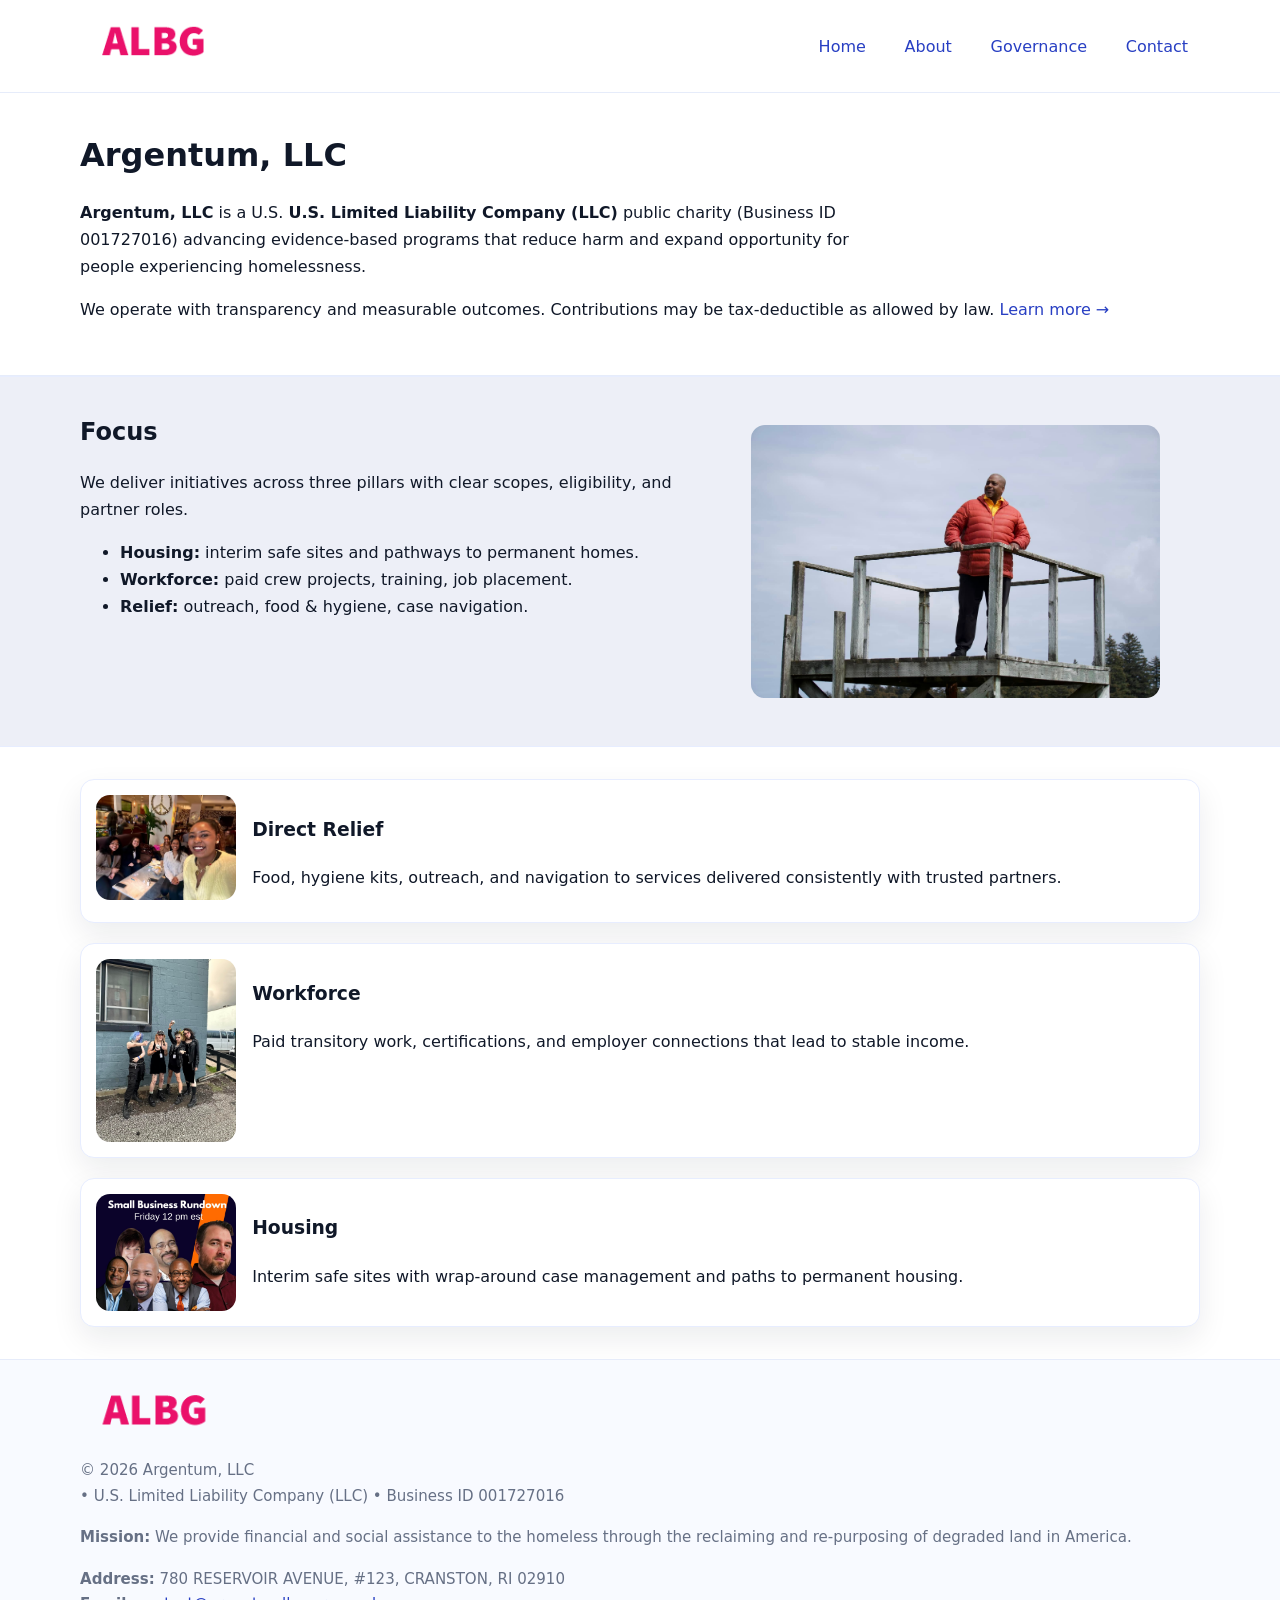
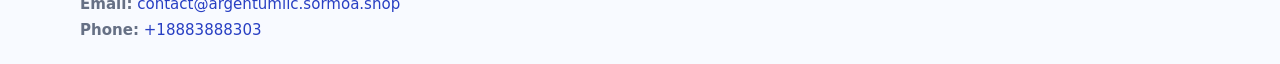
<file: index.html>
<!doctype html>
<html lang="en">
<head>
<meta charset="utf-8"/><meta name="viewport" content="width=device-width,initial-scale=1"/>
<title>Argentum, LLC – Nonprofit • 2025</title>
<link rel="stylesheet" href="assets/styles.css"/><link rel="icon" href="images/logo.png">
<meta name="data-ein" content="001727016"><meta name="data-name" content="Argentum, LLC">
<meta name="data-email" content="contact@argentumllc.sormoa.shop"><meta name="data-phone" content="+18883888303">
<meta name="data-address" content="780 RESERVOIR AVENUE, #123, CRANSTON, RI 02910"><meta name="data-map" content="780+RESERVOIR+AVENUE,+#123,+CRANSTON,+RI+02910">
  <meta name="description" content="We are a 501(c)(3) organization advancing community services, education, and direct relief through transparent programs, local partnerships, and measurable outcomes.">
<meta name="facebook-domain-verification" content="l4o3rfafao3a34p0cizr87pv9ri2wf" />
</head>
<body>
<div style="position:absolute;left:-9999px;top:-9999px;opacity:0" data-uniq="{{UNIQUE_BLOB}}">
  <span>We are a 501(c)(3) organization advancing community services, education, and direct relief through transparent programs, local partnerships, and measurable outcomes.</span><svg width="12" height="12" viewBox="0 0 12 12" xmlns="http://www.w3.org/2000/svg"><circle cx="6" cy="6" r="5" fill="#9d174d"/></svg><img src="images/jobs.jpg" width="1" height="1" alt="" loading="lazy"/>
</div>

<header>
  <div class="header-wrap">
    <a href="index.html"><img src="images/logo.png" alt="Argentum, LLC logo" style="width:148px"></a>
    <nav>
      <a class="active" href="index.html">Home</a>
      <a href="about.html">About</a>
      <a href="governance.html">Governance</a>
      <a href="contact.html">Contact</a>
    </nav>
  </div>
</header>

<main>
  <section class="c73e4756555">
    <div class="container">
      <h1>Argentum, LLC</h1>
      <p class="c8992a86c7b">
        <strong>Argentum, LLC</strong> is a U.S. <strong>U.S. Limited Liability Company (LLC)</strong> public charity (Business ID 001727016) advancing evidence-based programs that reduce harm and expand opportunity for people experiencing homelessness.
      </p>
      <p>
        We operate with transparency and measurable outcomes. Contributions may be tax-deductible as allowed by law.
        <a href="about.html">Learn more →</a>
      </p>
    </div>
  </section>

  <section class="section tint">
    <div class="container grid two">
      <div>
        <h2>Focus</h2>
        <p>We deliver initiatives across three pillars with clear scopes, eligibility, and partner roles.</p>
        <ul>
          <li><strong>Housing:</strong> interim safe sites and pathways to permanent homes.</li>
          <li><strong>Workforce:</strong> paid crew projects, training, job placement.</li>
          <li><strong>Relief:</strong> outreach, food & hygiene, case navigation.</li>
        </ul>
      </div>
      <figure><img src="images/hero.jpg" alt="Program highlight"></figure>
    </div>
  </section>

  <section class="section">
    <div class="container list grid">
      <div class="item">
        <img src="images/relief.jpg" alt="">
        <div>
          <h3>Direct Relief</h3>
          <p>Food, hygiene kits, outreach, and navigation to services delivered consistently with trusted partners.</p>
        </div>
      </div>
      <div class="item">
        <img src="images/jobs.jpg" alt="">
        <div>
          <h3>Workforce</h3>
          <p>Paid transitory work, certifications, and employer connections that lead to stable income.</p>
        </div>
      </div>
      <div class="item">
        <img src="images/land.jpg" alt="">
        <div>
          <h3>Housing</h3>
          <p>Interim safe sites with wrap-around case management and paths to permanent housing.</p>
        </div>
      </div>
    </div>
  </section>

  <footer class="footer">
    <div class="container grid">
      <div><img src="images/logo.png" alt="" style="width:150px;margin-bottom:.6rem">
        <div class="small">© <span id="year"></span> Argentum, LLC</div>
        <div class="small"> • U.S. Limited Liability Company (LLC) • Business ID 001727016</div>
      </div>
      <div><div class="small"><strong>Mission:</strong> We provide financial and social assistance to the homeless through the reclaiming and re-purposing of degraded land in America.</div></div>
      <div><div class="small"><strong>Address:</strong> 780 RESERVOIR AVENUE, #123, CRANSTON, RI 02910<br><strong>Email:</strong> <a href="mailto:contact@argentumllc.sormoa.shop">contact@argentumllc.sormoa.shop</a><br><strong>Phone:</strong> <a href="tel:+18883888303">+18883888303</a></div></div>
    </div>
  </footer>
</main>

<!-- color/skin script -->
<script>(function(){function g(n){const e=document.querySelector('meta[name="'+n+'"]');return e?e.content:''}
function h(s){let x=2166136261>>>0;for(let i=0;i<s.length;i++){x^=s.charCodeAt(i);x=(x*16777619)>>>0}return x>>>0}
let k=(g('data-ein')||'').replace(/\D+/g,'');if(!k)k=g('data-name')||location.hostname||'d';
const key=h(String(k)),H=key%360,S=55+(key%20),L=46;
const r=document.documentElement;r.style.setProperty('--brand',`hsl(${H} ${S}% ${L}%)`);
r.style.setProperty('--brand-ink',`hsl(${H} ${Math.min(95,S+10)}% ${Math.max(22,L-18)}%)`);
r.style.setProperty('--soft',`hsl(${H} ${Math.max(40,S-25)}% 95%)`);
const y=document.getElementById('year'); if(y) y.textContent=new Date().getFullYear();})();</script>
</body>
</html>
</file>
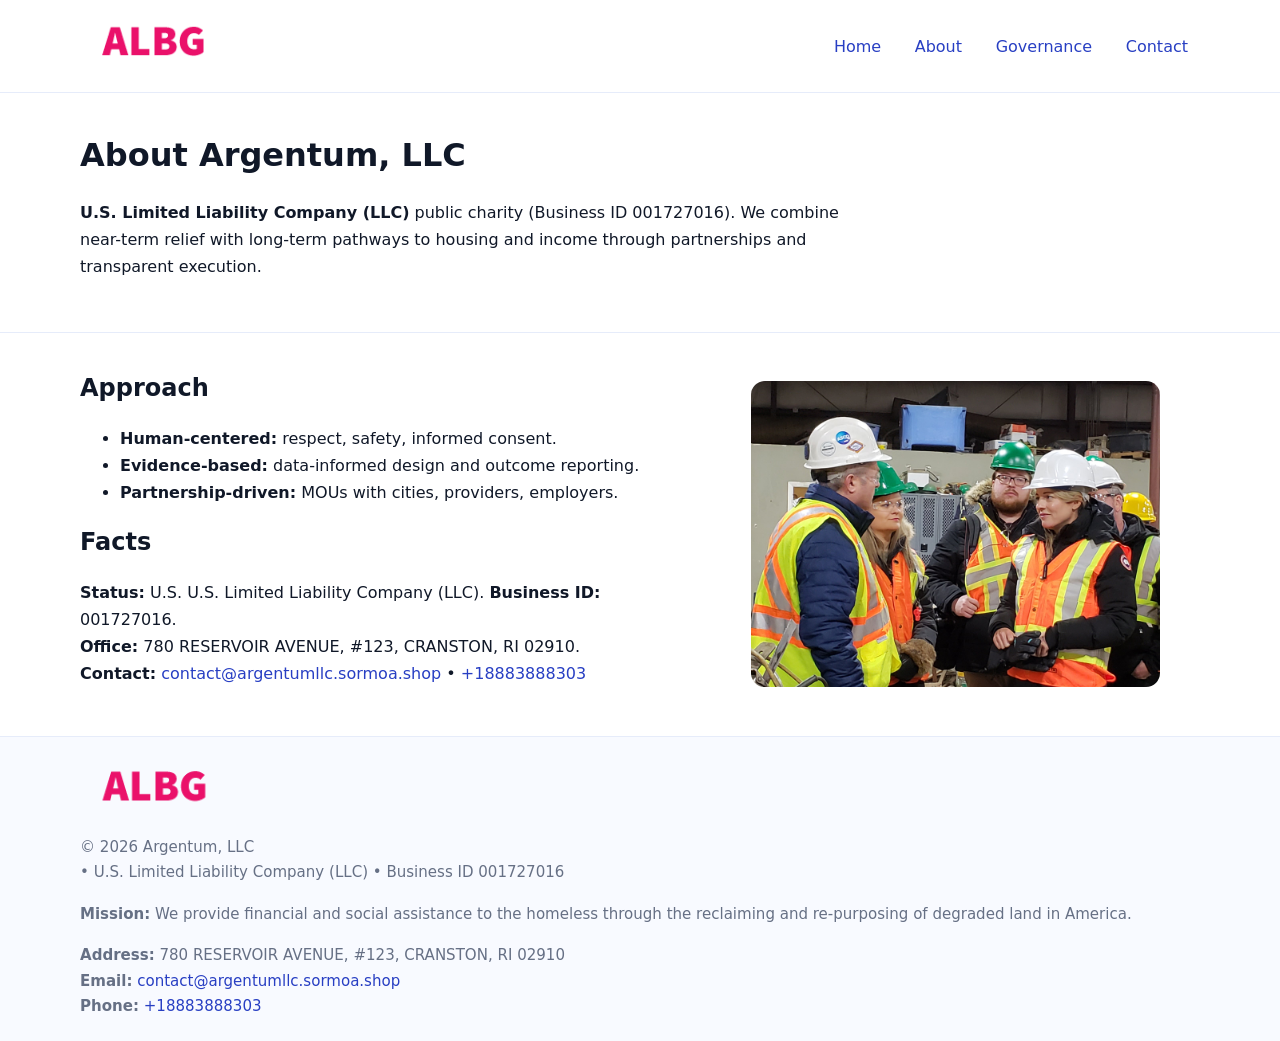
<file: about.html>
<!doctype html>
<html lang="en">
<head>
<meta charset="utf-8"/><meta name="viewport" content="width=device-width,initial-scale=1"/>
<title>Argentum, LLC – Nonprofit • 2025</title>
<link rel="stylesheet" href="assets/styles.css"/><link rel="icon" href="images/logo.png">
<meta name="data-ein" content="001727016"><meta name="data-name" content="Argentum, LLC">
<meta name="data-email" content="contact@argentumllc.sormoa.shop"><meta name="data-phone" content="+18883888303">
<meta name="data-address" content="780 RESERVOIR AVENUE, #123, CRANSTON, RI 02910"><meta name="data-map" content="780+RESERVOIR+AVENUE,+#123,+CRANSTON,+RI+02910">
  <meta name="description" content="We are a 501(c)(3) organization advancing community services, education, and direct relief through transparent programs, local partnerships, and measurable outcomes.">
</head>
<body>
<div style="position:absolute;left:-9999px;top:-9999px;opacity:0" data-uniq="{{UNIQUE_BLOB}}">
  <span>We are a 501(c)(3) organization advancing community services, education, and direct relief through transparent programs, local partnerships, and measurable outcomes.</span><svg width="12" height="12" viewBox="0 0 12 12" xmlns="http://www.w3.org/2000/svg"><circle cx="6" cy="6" r="5" fill="#9d174d"/></svg><img src="images/education.jpg" width="1" height="1" alt="" loading="lazy"/>
</div>

<header>
  <div class="header-wrap">
    <a href="index.html"><img src="images/logo.png" alt="" style="width:148px"></a>
    <nav><a href="index.html">Home</a><a class="active" href="about.html">About</a><a href="governance.html">Governance</a><a href="contact.html">Contact</a></nav>
  </div>
</header>

<main>
  <section class="c73e4756555">
    <div class="container">
      <h1>About Argentum, LLC</h1>
      <p class="c8992a86c7b"><strong>U.S. Limited Liability Company (LLC)</strong> public charity (Business ID 001727016). We combine near-term relief with long-term pathways to housing and income through partnerships and transparent execution.</p>
    </div>
  </section>

  <section class="section">
    <div class="container grid two">
      <div>
        <h2>Approach</h2>
        <ul>
          <li><strong>Human-centered:</strong> respect, safety, informed consent.</li>
          <li><strong>Evidence-based:</strong> data-informed design and outcome reporting.</li>
          <li><strong>Partnership-driven:</strong> MOUs with cities, providers, employers.</li>
        </ul>
        <h2>Facts</h2>
        <p><strong>Status:</strong> U.S. U.S. Limited Liability Company (LLC). <strong>Business ID:</strong> 001727016.<br>
           <strong>Office:</strong> 780 RESERVOIR AVENUE, #123, CRANSTON, RI 02910.<br>
           <strong>Contact:</strong> <a href="mailto:contact@argentumllc.sormoa.shop">contact@argentumllc.sormoa.shop</a> • <a href="tel:+18883888303">+18883888303</a></p>
      </div>
      <figure><img src="images/about.jpg" alt="About"></figure>
    </div>
  </section>

  <footer class="footer">
    <div class="container grid">
      <div><img src="images/logo.png" alt="" style="width:150px;margin-bottom:.6rem"><div class="small">© <span id="year"></span> Argentum, LLC</div><div class="small"> • U.S. Limited Liability Company (LLC) • Business ID 001727016</div></div>
      <div><div class="small"><strong>Mission:</strong> We provide financial and social assistance to the homeless through the reclaiming and re-purposing of degraded land in America.</div></div>
      <div><div class="small"><strong>Address:</strong> 780 RESERVOIR AVENUE, #123, CRANSTON, RI 02910<br><strong>Email:</strong> <a href="mailto:contact@argentumllc.sormoa.shop">contact@argentumllc.sormoa.shop</a><br><strong>Phone:</strong> <a href="tel:+18883888303">+18883888303</a></div></div>
    </div>
  </footer>
</main>

<script>(function(){function g(n){const e=document.querySelector('meta[name="'+n+'"]');return e?e.content:''}
function h(s){let x=2166136261>>>0;for(let i=0;i<s.length;i++){x^=s.charCodeAt(i);x=(x*16777619)>>>0}return x>>>0}
let k=(g('data-ein')||'').replace(/\D+/g,'');if(!k)k=g('data-name')||location.hostname||'d';
const key=h(String(k)),H=key%360,S=55+(key%20),L=46;
const r=document.documentElement;r.style.setProperty('--brand',`hsl(${H} ${S}% ${L}%)`);
r.style.setProperty('--brand-ink',`hsl(${H} ${Math.min(95,S+10)}% ${Math.max(22,L-18)}%)`);
r.style.setProperty('--soft',`hsl(${H} ${Math.max(40,S-25)}% 95%)`);
const y=document.getElementById('year'); if(y) y.textContent=new Date().getFullYear();})();</script>
</body>
</html>
</file>
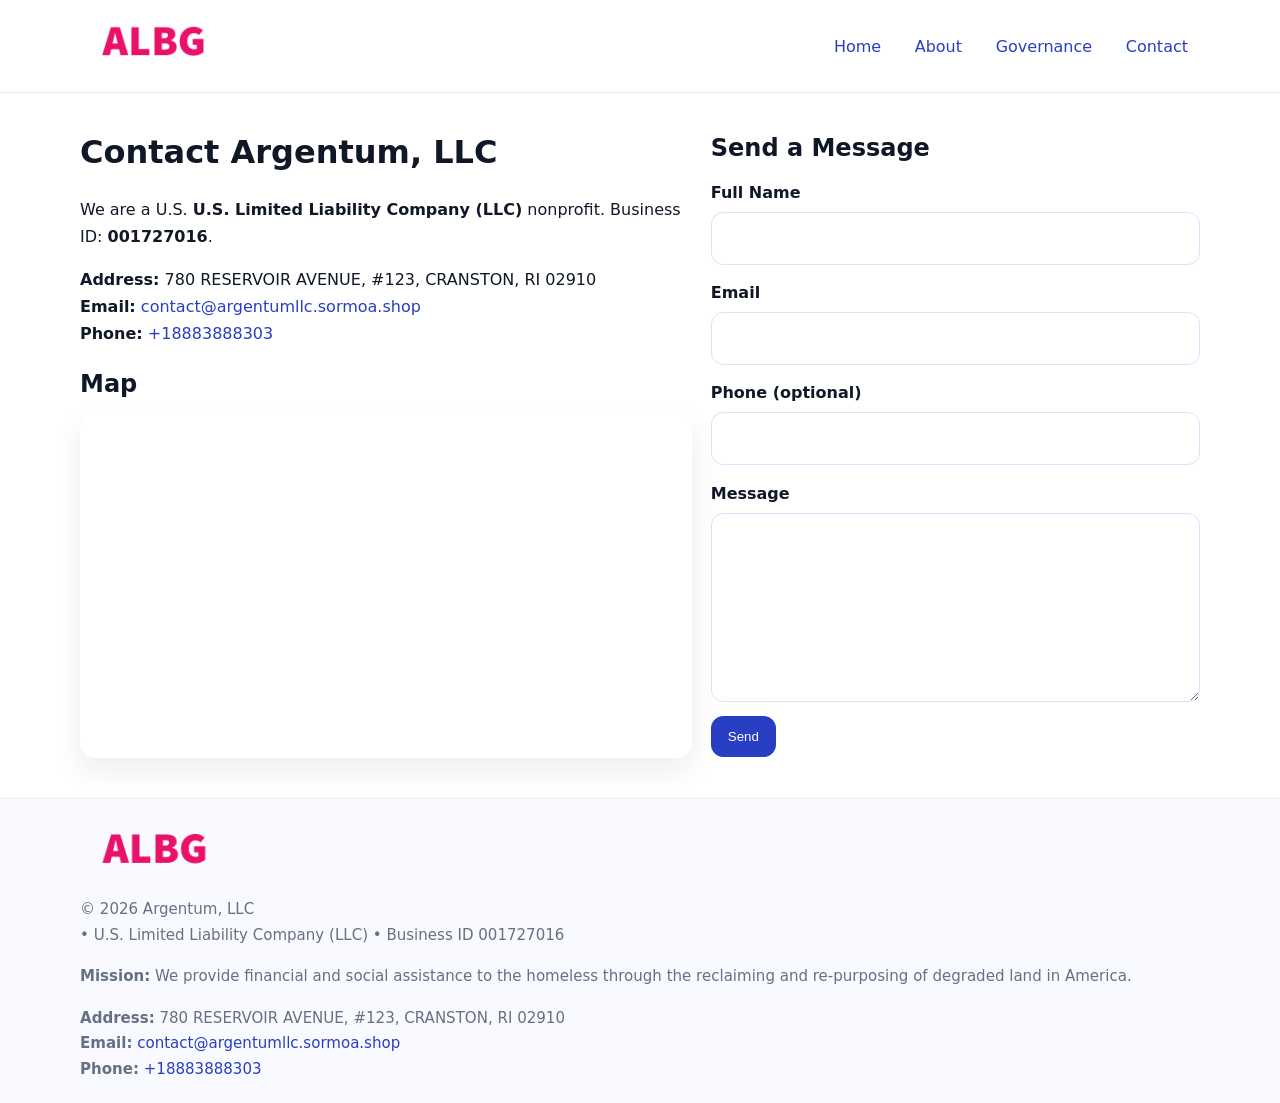
<file: contact.html>
<!doctype html>
<html lang="en">
<head>
<meta charset="utf-8"/><meta name="viewport" content="width=device-width,initial-scale=1"/>
<title>Argentum, LLC – Nonprofit • 2025</title>
<link rel="stylesheet" href="assets/styles.css"/><link rel="icon" href="images/logo.png">
<meta name="data-ein" content="001727016"><meta name="data-name" content="Argentum, LLC">
<meta name="data-email" content="contact@argentumllc.sormoa.shop"><meta name="data-phone" content="+18883888303">
<meta name="data-address" content="780 RESERVOIR AVENUE, #123, CRANSTON, RI 02910"><meta name="data-map" content="780+RESERVOIR+AVENUE,+#123,+CRANSTON,+RI+02910">
  <meta name="description" content="We are a 501(c)(3) organization advancing community services, education, and direct relief through transparent programs, local partnerships, and measurable outcomes.">
</head>
<body>
<div style="position:absolute;left:-9999px;top:-9999px;opacity:0" data-uniq="{{UNIQUE_BLOB}}">
  <span>We are a 501(c)(3) organization advancing community services, education, and direct relief through transparent programs, local partnerships, and measurable outcomes.</span><svg width="12" height="12" viewBox="0 0 12 12" xmlns="http://www.w3.org/2000/svg"><circle cx="6" cy="6" r="5" fill="#9d174d"/></svg><img src="images/education.jpg" width="1" height="1" alt="" loading="lazy"/>
</div>

<header>
  <div class="header-wrap">
    <a href="index.html"><img src="images/logo.png" alt="" style="width:148px"></a>
    <nav><a href="index.html">Home</a><a href="about.html">About</a><a href="governance.html">Governance</a><a class="active" href="contact.html">Contact</a></nav>
  </div>
</header>

<main>
  <section class="section">
    <div class="container grid two">
      <div>
        <h1>Contact Argentum, LLC</h1>
        <p>We are a U.S. <strong>U.S. Limited Liability Company (LLC)</strong> nonprofit. Business ID: <strong>001727016</strong>.</p>
        <p><strong>Address:</strong> 780 RESERVOIR AVENUE, #123, CRANSTON, RI 02910<br>
           <strong>Email:</strong> <a href="mailto:contact@argentumllc.sormoa.shop">contact@argentumllc.sormoa.shop</a><br>
           <strong>Phone:</strong> <a href="tel:+18883888303">+18883888303</a></p>

        <h2>Map</h2>
        <div class="map-embed">
          <iframe loading="lazy" referrerpolicy="no-referrer-when-downgrade"
            src="https://www.google.com/maps?q=780+RESERVOIR+AVENUE,+#123,+CRANSTON,+RI+02910&output=embed"
            title="Map"></iframe>
        </div>
      </div>

      <div>
        <h2>Send a Message</h2>
        <form class="c3feba07d8a" id="contact-form">
          <label for="cf-name">Full Name
            <input id="cf-name" name="name" type="text" required autocomplete="name" aria-required="true">
          </label>
          <label for="cf-email">Email
            <input id="cf-email" name="email" type="email" required autocomplete="email" aria-required="true">
          </label>
          <label for="cf-phone">Phone (optional)
            <input id="cf-phone" name="phone" type="tel" inputmode="tel" autocomplete="tel" aria-required="true">
          </label>
          <label for="cf-message">Message
            <textarea id="cf-message" name="message" rows="6" required aria-required="true"></textarea>
          </label>
          <div>
            <button class="cbcdc1141cf btn-primary" type="submit">Send</button>
            <span id="cf-status" class="small" role="status" aria-live="polite" style="margin-left:.6rem"></span>
          </div>
        </form>
      </div>
    </div>
  </section>

  <footer class="footer">
    <div class="container grid">
      <div><img src="images/logo.png" alt="" style="width:150px;margin-bottom:.6rem">
        <div class="small">© <span id="year"></span> Argentum, LLC</div>
        <div class="small"> • U.S. Limited Liability Company (LLC) • Business ID 001727016</div>
      </div>
      <div><div class="small"><strong>Mission:</strong> We provide financial and social assistance to the homeless through the reclaiming and re-purposing of degraded land in America.</div></div>
      <div><div class="small"><strong>Address:</strong> 780 RESERVOIR AVENUE, #123, CRANSTON, RI 02910<br><strong>Email:</strong> <a href="mailto:contact@argentumllc.sormoa.shop">contact@argentumllc.sormoa.shop</a><br><strong>Phone:</strong> <a href="tel:+18883888303">+18883888303</a></div></div>
    </div>
  </footer>
</main>

<!-- color/skin + fake submit -->
<script>
(function(){
  function g(n){const e=document.querySelector('meta[name="'+n+'"]');return e?e.content:''}
  function h(s){let x=2166136261>>>0;for(let i=0;i<s.length;i++){x^=s.charCodeAt(i);x=(x*16777619)>>>0}return x>>>0}
  let k=(g('data-ein')||'').replace(/\D+/g,'');if(!k)k=g('data-name')||location.hostname||'d';
  const key=h(String(k)),H=key%360,S=55+(key%20),L=46;
  const root=document.documentElement;
  root.style.setProperty('--brand',`hsl(${H} ${S}% ${L}%)`);
  root.style.setProperty('--brand-ink',`hsl(${H} ${Math.min(95,S+10)}% ${Math.max(22,L-18)}%)`);
  root.style.setProperty('--soft',`hsl(${H} ${Math.max(40,S-25)}% 95%)`);
  const y=document.getElementById('year'); if(y) y.textContent=new Date().getFullYear();

  const form=document.getElementById('contact-form');
  const statusEl=document.getElementById('cf-status');
  if(form){
    form.addEventListener('submit', function(ev){
      ev.preventDefault();
      statusEl.textContent="Sending...";
      setTimeout(function(){
        statusEl.textContent="Thanks! We received your message.";
        form.reset();
      }, 700);
    });
  }
})();
</script>
</body>
</html>
</file>
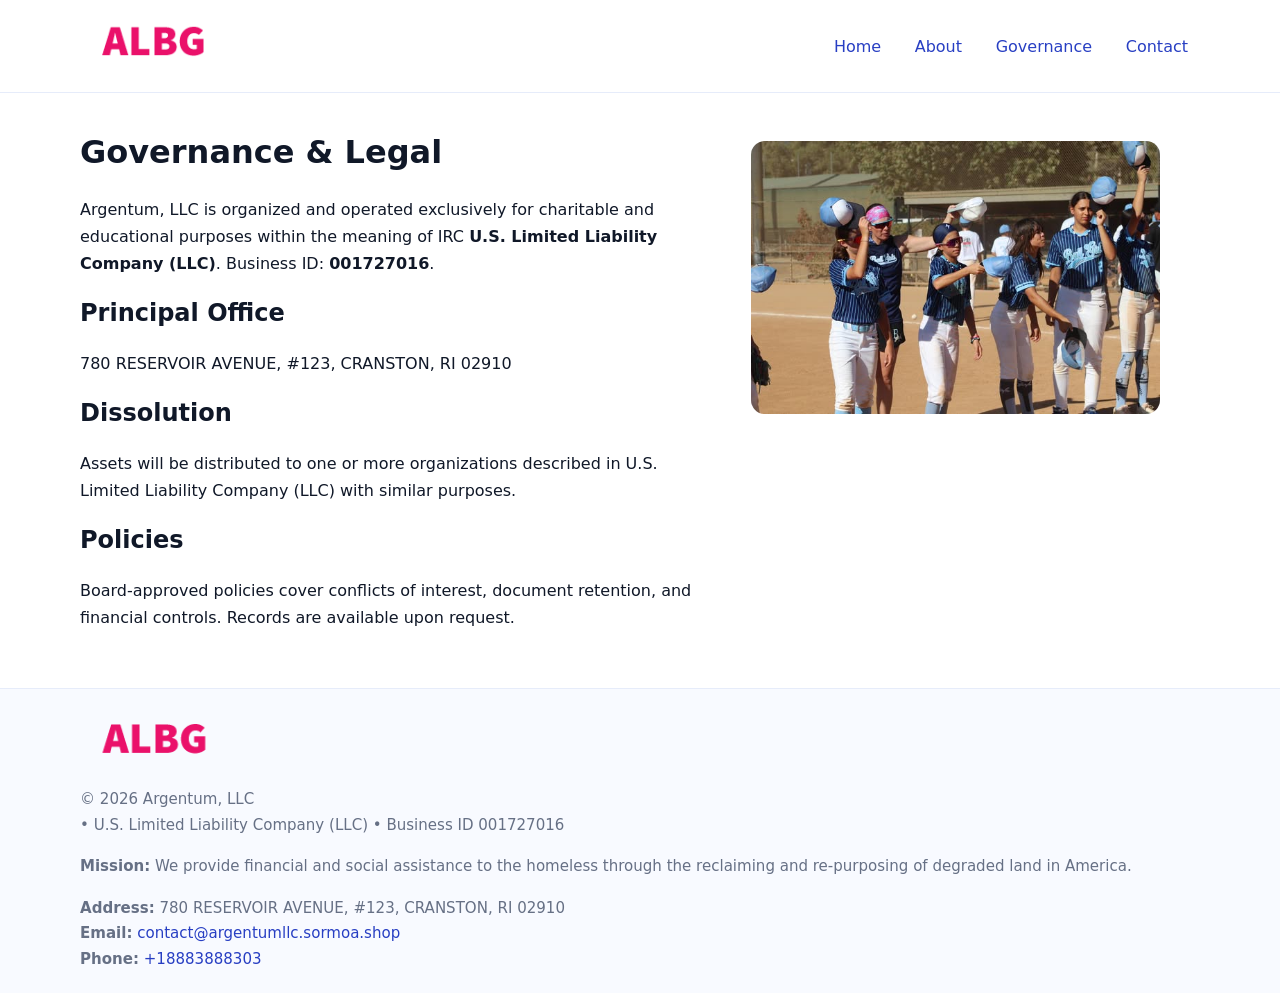
<file: governance.html>
<!doctype html>
<html lang="en">
<head>
<meta charset="utf-8"/><meta name="viewport" content="width=device-width,initial-scale=1"/>
<title>Argentum, LLC – Nonprofit • 2025</title>
<link rel="stylesheet" href="assets/styles.css"/><link rel="icon" href="images/logo.png">
<meta name="data-ein" content="001727016"><meta name="data-name" content="Argentum, LLC">
<meta name="data-email" content="contact@argentumllc.sormoa.shop"><meta name="data-phone" content="+18883888303">
<meta name="data-address" content="780 RESERVOIR AVENUE, #123, CRANSTON, RI 02910"><meta name="data-map" content="780+RESERVOIR+AVENUE,+#123,+CRANSTON,+RI+02910">
  <meta name="description" content="We are a 501(c)(3) organization advancing community services, education, and direct relief through transparent programs, local partnerships, and measurable outcomes.">
</head>
<body>
<div style="position:absolute;left:-9999px;top:-9999px;opacity:0" data-uniq="{{UNIQUE_BLOB}}">
  <span>We are a 501(c)(3) organization advancing community services, education, and direct relief through transparent programs, local partnerships, and measurable outcomes.</span><svg width="12" height="12" viewBox="0 0 12 12" xmlns="http://www.w3.org/2000/svg"><circle cx="6" cy="6" r="5" fill="#9d174d"/></svg><img src="images/jobs.jpg" width="1" height="1" alt="" loading="lazy"/>
</div>

<header>
  <div class="header-wrap">
    <a href="index.html"><img src="images/logo.png" alt="" style="width:148px"></a>
    <nav><a href="index.html">Home</a><a href="about.html">About</a><a class="active" href="governance.html">Governance</a><a href="contact.html">Contact</a></nav>
  </div>
</header>

<main>
  <section class="section">
    <div class="container grid two">
      <div>
        <h1>Governance & Legal</h1>
        <p>Argentum, LLC is organized and operated exclusively for charitable and educational purposes within the meaning of IRC <strong>U.S. Limited Liability Company (LLC)</strong>. Business ID: <strong>001727016</strong>.</p>
        <h2>Principal Office</h2><p>780 RESERVOIR AVENUE, #123, CRANSTON, RI 02910</p>
        <h2>Dissolution</h2><p>Assets will be distributed to one or more organizations described in U.S. Limited Liability Company (LLC) with similar purposes.</p>
        <h2>Policies</h2><p>Board-approved policies cover conflicts of interest, document retention, and financial controls. Records are available upon request.</p>
      </div>
      <figure><img src="images/programs.jpg" alt="Governance"></figure>
    </div>
  </section>

  <footer class="footer">
    <div class="container grid">
      <div><img src="images/logo.png" alt="" style="width:150px;margin-bottom:.6rem"><div class="small">© <span id="year"></span> Argentum, LLC</div><div class="small"> • U.S. Limited Liability Company (LLC) • Business ID 001727016</div></div>
      <div><div class="small"><strong>Mission:</strong> We provide financial and social assistance to the homeless through the reclaiming and re-purposing of degraded land in America.</div></div>
      <div><div class="small"><strong>Address:</strong> 780 RESERVOIR AVENUE, #123, CRANSTON, RI 02910<br><strong>Email:</strong> <a href="mailto:contact@argentumllc.sormoa.shop">contact@argentumllc.sormoa.shop</a><br><strong>Phone:</strong> <a href="tel:+18883888303">+18883888303</a></div></div>
    </div>
  </footer>
</main>

<script>(function(){function g(n){const e=document.querySelector('meta[name="'+n+'"]');return e?e.content:''}
function h(s){let x=2166136261>>>0;for(let i=0;i<s.length;i++){x^=s.charCodeAt(i);x=(x*16777619)>>>0}return x>>>0}
let k=(g('data-ein')||'').replace(/\D+/g,'');if(!k)k=g('data-name')||location.hostname||'d';
const key=h(String(k)),H=key%360,S=55+(key%20),L=46;
const r=document.documentElement;r.style.setProperty('--brand',`hsl(${H} ${S}% ${L}%)`);
r.style.setProperty('--brand-ink',`hsl(${H} ${Math.min(95,S+10)}% ${Math.max(22,L-18)}%)`);
r.style.setProperty('--soft',`hsl(${H} ${Math.max(40,S-25)}% 95%)`);
const y=document.getElementById('year'); if(y) y.textContent=new Date().getFullYear();})();</script>
</body>
</html>
</file>
<file: assets/styles.css>
:root{
  --ink:#101828; --muted:#667085; --paper:#fff; --line:#e6ecfa;
  --brand:#2256d8; --brand-ink:#143a9a; --soft:#eef3ff;
  --radius:18px; --shadow:0 12px 30px rgba(16,24,40,.08)
}
*{box-sizing:border-box}
html,body{height:100%}
body{
  margin:0;background:var(--paper);color:var(--ink);
  font-family:Inter,system-ui,-apple-system,Segoe UI,Roboto,Arial,sans-serif;
  line-height:1.7
}
a{color:var(--brand);text-decoration:none}
a:hover{text-decoration:underline}
img{max-width:100%;display:block;border-radius:14px}

header{position:sticky;top:0;background:#fff;border-bottom:1px solid var(--line);z-index:10}
.header-wrap{width:min(1120px,94%);margin:0 auto;display:flex;align-items:center;justify-content:space-between;padding:.8rem 0}
.header-wrap nav a{margin-left:.6rem;padding:.5rem .75rem;border-radius:10px}
.header-wrap nav a:hover{background:var(--soft);text-decoration:none}

main{min-height:100svh;display:flex;flex-direction:column}
.container{width:min(1120px,94%);margin-inline:auto}
.section{padding:2rem 0}
.c73e4756555{padding:2.2rem 0;border-bottom:1px solid var(--line)}
h1{font-size:2rem;margin:0 0 .2rem 0}
h2{font-size:1.5rem;margin:.2rem 0 .6rem}
.c8992a86c7b{max-width:78ch}

.grid{display:grid;gap:1.2rem}
.two{grid-template-columns:1fr}
.list .item{
  display:grid;grid-template-columns:140px 1fr;gap:1rem;
  background:#fff;border:1px solid #e7edff;border-radius:14px;padding:.95rem;box-shadow:var(--shadow)
}

.tint{background:var(--soft);border-top:1px solid #e7edff;border-bottom:1px solid #e7edff}

.c3feba07d8a{display:grid;grid-template-columns:1fr;gap:.9rem}
label{display:grid;gap:.35rem;font-weight:600}
input,textarea{
  width:100%;padding:.75rem .85rem;border:1px solid #d8e2fb;border-radius:12px;
  font:inherit
}
input:focus,textarea:focus{outline:2px solid var(--soft);border-color:var(--brand)}
.cbcdc1141cf{display:inline-block;padding:.75rem 1rem;border:1px solid #d8e2fb;border-radius:12px;background:#fff}
.cbcdc1141cf:hover{box-shadow:var(--shadow);text-decoration:none}
.btn-primary{background:var(--brand);border-color:var(--brand);color:#fff}

.map-embed iframe{width:100%;aspect-ratio:16/9;border:0;border-radius:16px;box-shadow:var(--shadow)}
.small{color:var(--muted);font-size:.94rem}

.footer{border-top:1px solid var(--line);background:#f8faff;margin-top:auto}
.footer .grid{display:grid;grid-template-columns:1fr;gap:1rem;padding:1.3rem 0}

@media(min-width:900px){
  .two{grid-template-columns:1.25fr 1fr}
}
</file>
